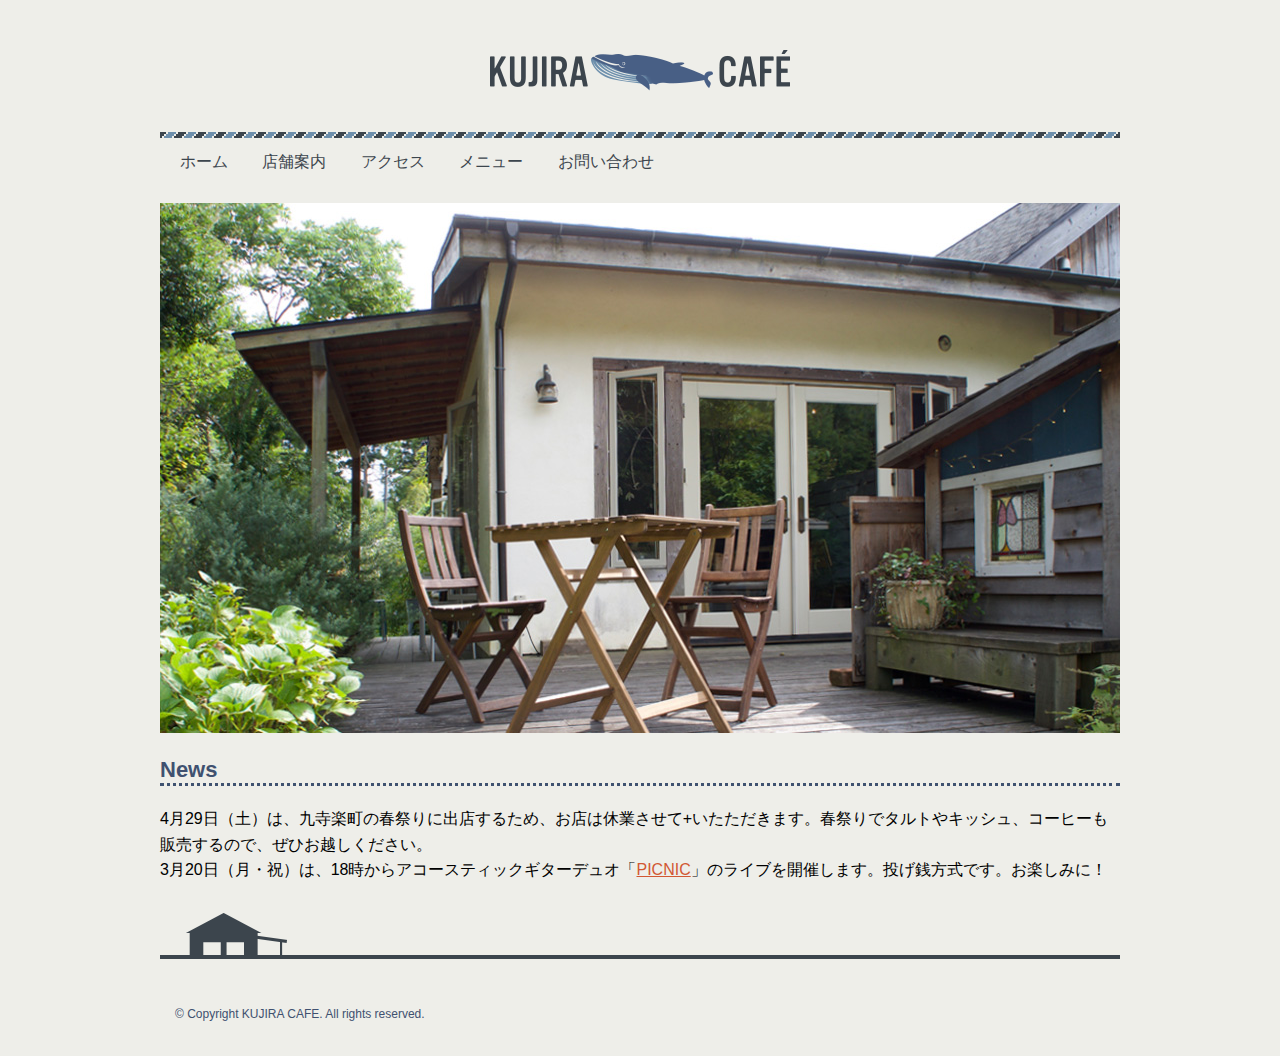
<file: index.html>
<!doctype html>
<html>
  <head>
    <meta charset="UTF-8">
    <title>KUJIRA CAFEヘようこそ</title>
    <link rel="stylesheet"href="css/style.css">
  </head>
  <body>
    <div class="wrapper">
<!--ヘッダー-->
      <header class="header">
        <h1 class="logo"><img src="images/logo.png" alt="KUJIRA CAFE"></h1>
        <nav class="nav">
          <ul>
            <li><a href="index.html">ホーム</a></li>
            <li><a href="about.html">店舗案内</a></li>
            <li><a href="access.html">アクセス</a></li>
            <li><a href="menu.html">メニュー</a></li>
            <li><a href="contact.html">お問い合わせ</a></li>
          </ul>
            
        </nav>
      </header>
<!--ヘッダーここまで-->
<!--メイン-->
      <div class="keyvisual">
        <img src="images/keyvisual.jpg" alt="KUJIRA CAFE">
      </div>
      <main>
        <h2 id="news">News</h2>
        <p class="news-item">4月29日（土）は、九寺楽町の春祭りに出店するため、お店は休業させて+いたただきます。春祭りでタルトやキッシュ、コーヒーも販売するので、ぜひお越しください。</p>
        <p class="news-item">3月20日（月・祝）は、18時からアコースティックギターデュオ「<a href="#">PICNIC</a>」のライブを開催します。投げ銭方式です。お楽しみに！</p>
      </main>
<!--メインここまで-->
<!--フッター-->
      <footer class="footer">
        <p>&copy; Copyright KUJIRA CAFE. All rights reserved.</p>
      </footer>
<!--フッターここまで-->
    </div>
  </body>
</html>
</file>
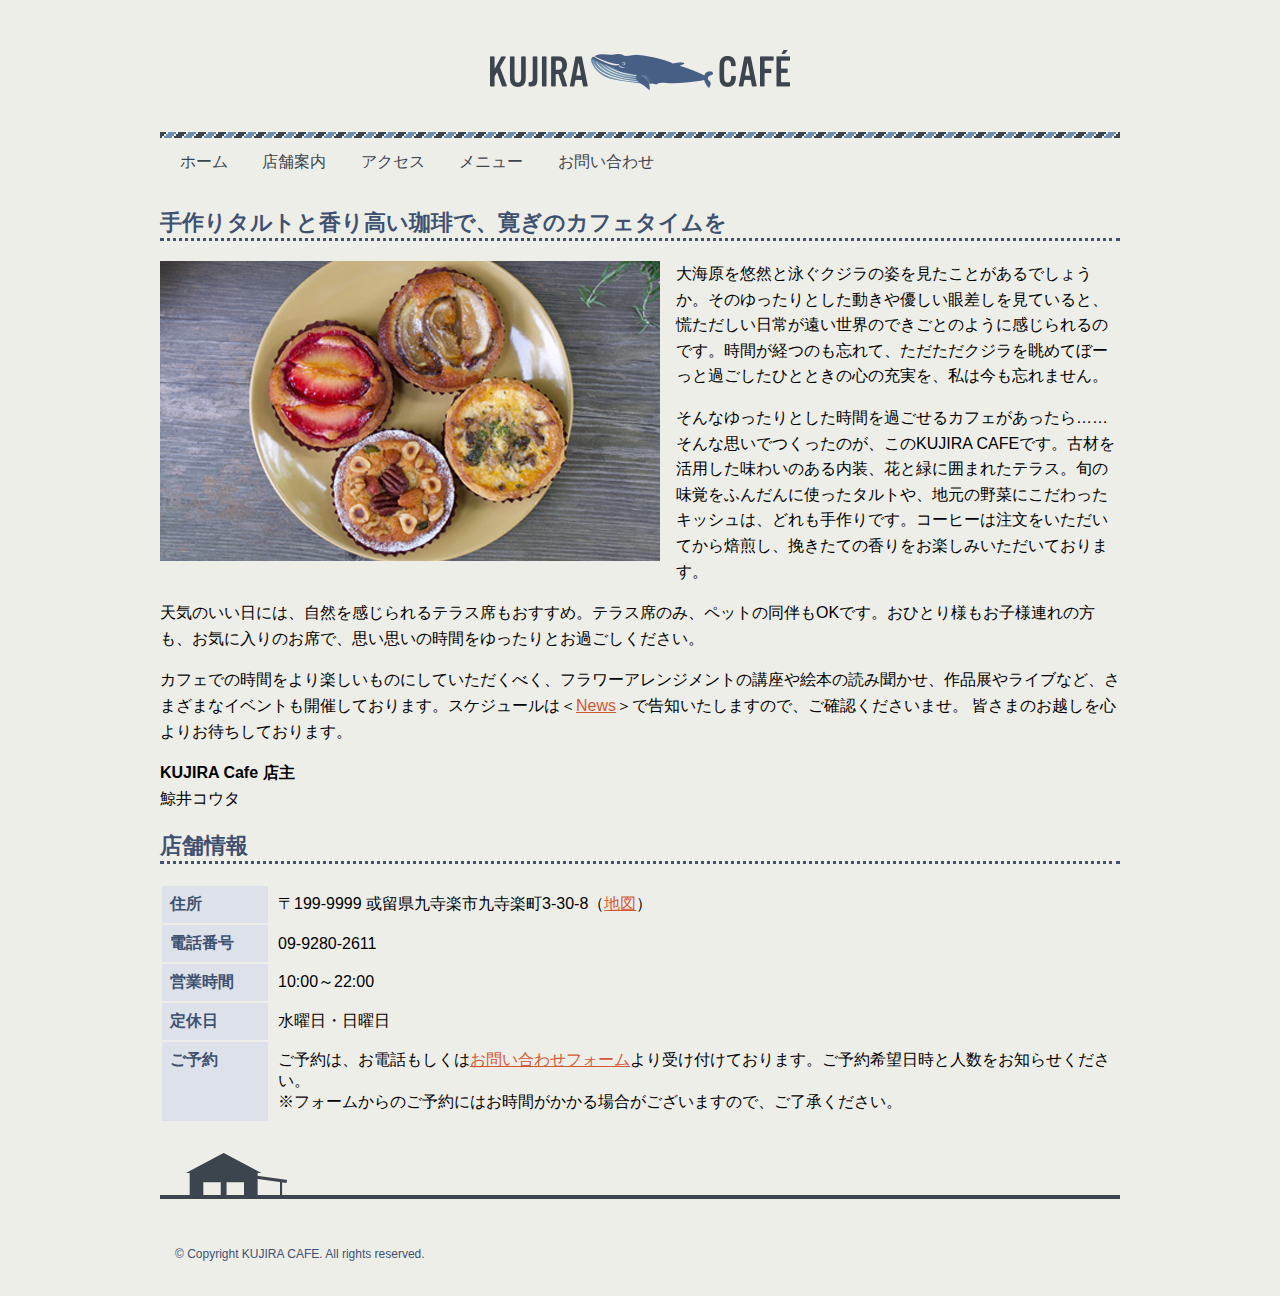
<file: about.html>
<!doctype html>
<html>
    <head>
        <meta charset="UTF-8">
        <title>KUJIRA Cafeについて</title>
         <link rel="stylesheet"href="css/style.css">
    </head>
<body>
<div class="wrapper">
<!--ヘッダー-->
<header class="header">
    <h1 class="logo"><img src="images/logo.png" alt="KUJIRA CAFE"></h1>
        <nav class="nav">
            <ul>
                <li><a href="index.html">ホーム</a></li>
                <li><a href="about.html">店舗案内</a></li>
                <li><a href="access.html">アクセス</a></li>
                <li><a href="menu.html">メニュー</a></li>
                <li><a href="contact.html">お問い合わせ</a></li>
            </ul>
        </nav>
</header>
<!--ヘッダーここまで-->
<!--メイン-->
<main>
<h2>手作りタルトと香り高い珈琲で、寛ぎのカフェタイムを</h2>
    <p><img src="images/about-photo.jpg"alt="title Images"class="shop-photo">大海原を悠然と泳ぐクジラの姿を見たことがあるでしょうか。そのゆったりとした動きや優しい眼差しを見ていると、慌ただしい日常が遠い世界のできごとのように感じられるのです。時間が経つのも忘れて、ただただクジラを眺めてぼーっと過ごしたひとときの心の充実を、私は今も忘れません。</p>
    <p>そんなゆったりとした時間を過ごせるカフェがあったら……そんな思いでつくったのが、このKUJIRA CAFEです。古材を活用した味わいのある内装、花と緑に囲まれたテラス。旬の味覚をふんだんに使ったタルトや、地元の野菜にこだわったキッシュは、どれも手作りです。コーヒーは注文をいただいてから焙煎し、挽きたての香りをお楽しみいただいております。</p>
    <p>天気のいい日には、自然を感じられるテラス席もおすすめ。テラス席のみ、ペットの同伴もOKです。おひとり様もお子様連れの方も、お気に入りのお席で、思い思いの時間をゆったりとお過ごしください。</p>
    <p>カフェでの時間をより楽しいものにしていただくべく、フラワーアレンジメントの講座や絵本の読み聞かせ、作品展やライブなど、さまざまなイベントも開催しております。スケジュールは＜<a href="index.html"#news>News</a>＞で告知いたしますので、ご確認くださいませ。
皆さまのお越しを心よりお待ちしております。</p>
    <p><strong>KUJIRA Cafe 店主</strong><br>
    鯨井コウタ</p>
    <h2 class="clear">店舗情報</h2>
    <table class="info">
        <tr>
            <th>住所</th>
            <td>〒199-9999 或留県九寺楽市九寺楽町3-30-8（<a href="access.html">地図</a>）</td>
        </tr><tr>
            <th>電話番号</th>
            <td>09-9280-2611</td>
        </tr><tr>
            <th>営業時間</th>
            <td>10:00～22:00</td>
        </tr><tr>
            <th>定休日</th>
            <td>水曜日・日曜日</td>
        </tr><tr>
            <th>ご予約</th>
            <td>ご予約は、お電話もしくは<a href="contact.html">お問い合わせフォーム</a>より受け付けております。ご予約希望日時と人数をお知らせください。<br>
※フォームからのご予約にはお時間がかかる場合がございますので、ご了承ください。</td>
        </tr>
    </table>
</main>
<!--メインここまで-->
<!--フッター-->
        <footer class="footer">
        <p>&copy; Copyright KUJIRA CAFE. All rights reserved.</p>
        
</footer>
<!--フッターここまで-->
</div>
</body>
</html>
</file>
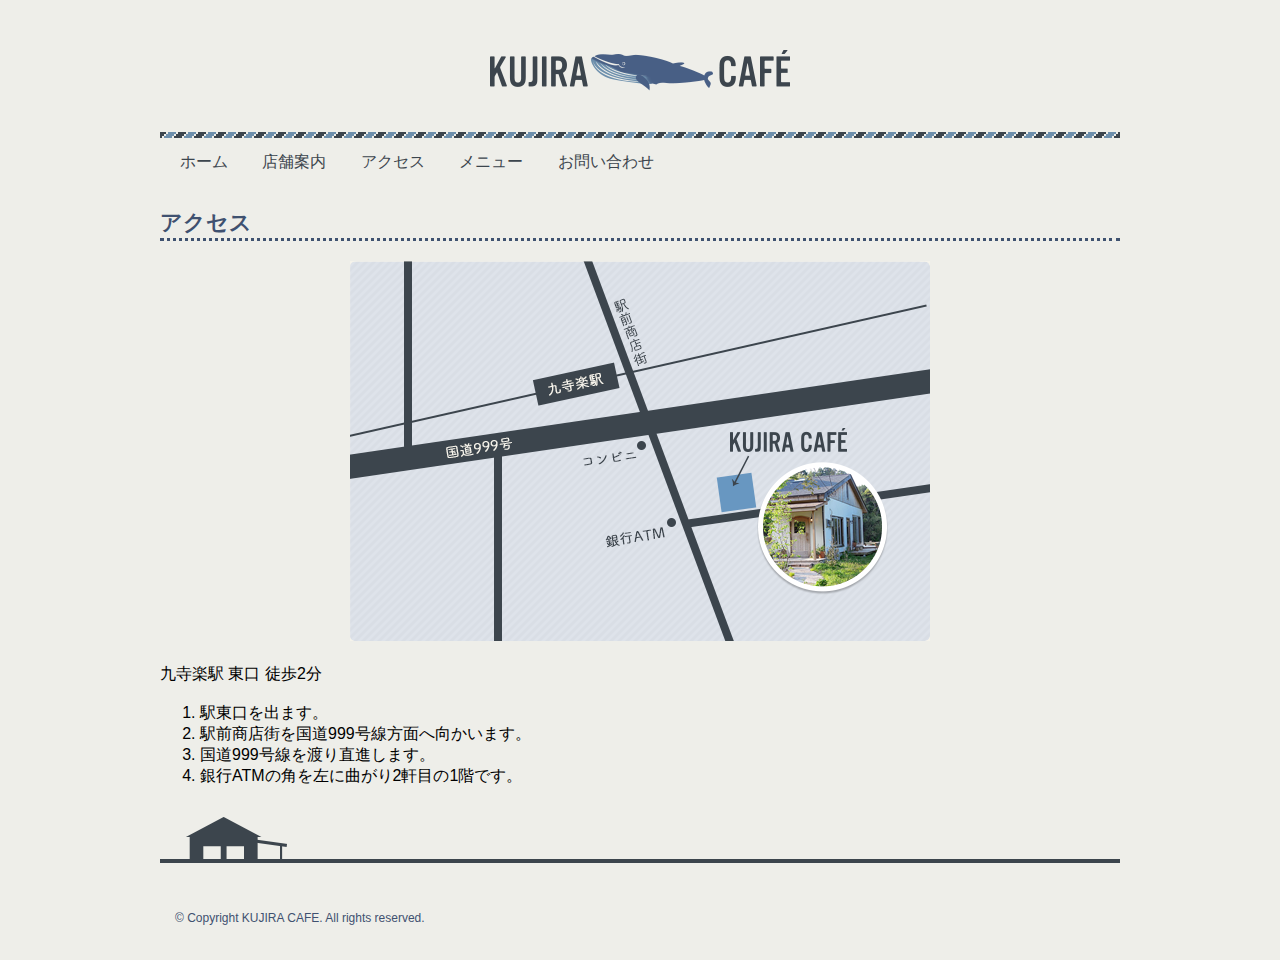
<file: access.html>
<!doctype html>
<html>
    <head>
        <meta charset="UTF-8">
        <title>アクセス</title>
         <link rel="stylesheet"href="css/style.css">
    </head>
<body>
<div class="wrapper">
<!--ヘッダー-->
<header class="header">
    <h1 class="logo"><img src="images/logo.png" alt="KUJIRA CAFE"></h1>
        <nav class="nav">
            <ul>
                <li><a href="index.html">ホーム</a></li>
                <li><a href="about.html">店舗案内</a></li>
                <li><a href="access.html">アクセス</a></li>
                <li><a href="menu.html">メニュー</a></li>
                <li><a href="contact.html">お問い合わせ</a></li>
            </ul>
        </nav>
</header>
<!--ヘッダーここまで-->
<!--メイン-->
<main>
    <h2>アクセス</h2>
    <div class="map"><img src="images/map.png"></div>
    <p>九寺楽駅 東口 徒歩2分</p>
    <ol>
        <li>駅東口を出ます。</li>
        <li>駅前商店街を国道999号線方面へ向かいます。</li>
        <li>国道999号線を渡り直進します。</li>
        <li>銀行ATMの角を左に曲がり2軒目の1階です。</li>
    </ol>
</main>
<!--メインここまで-->
<!--フッター-->
        <footer class="footer">
        <p>&copy; Copyright KUJIRA CAFE. All rights reserved.</p>
</footer>
<!--フッターここまで-->
</div>
</body>
</html>
</file>
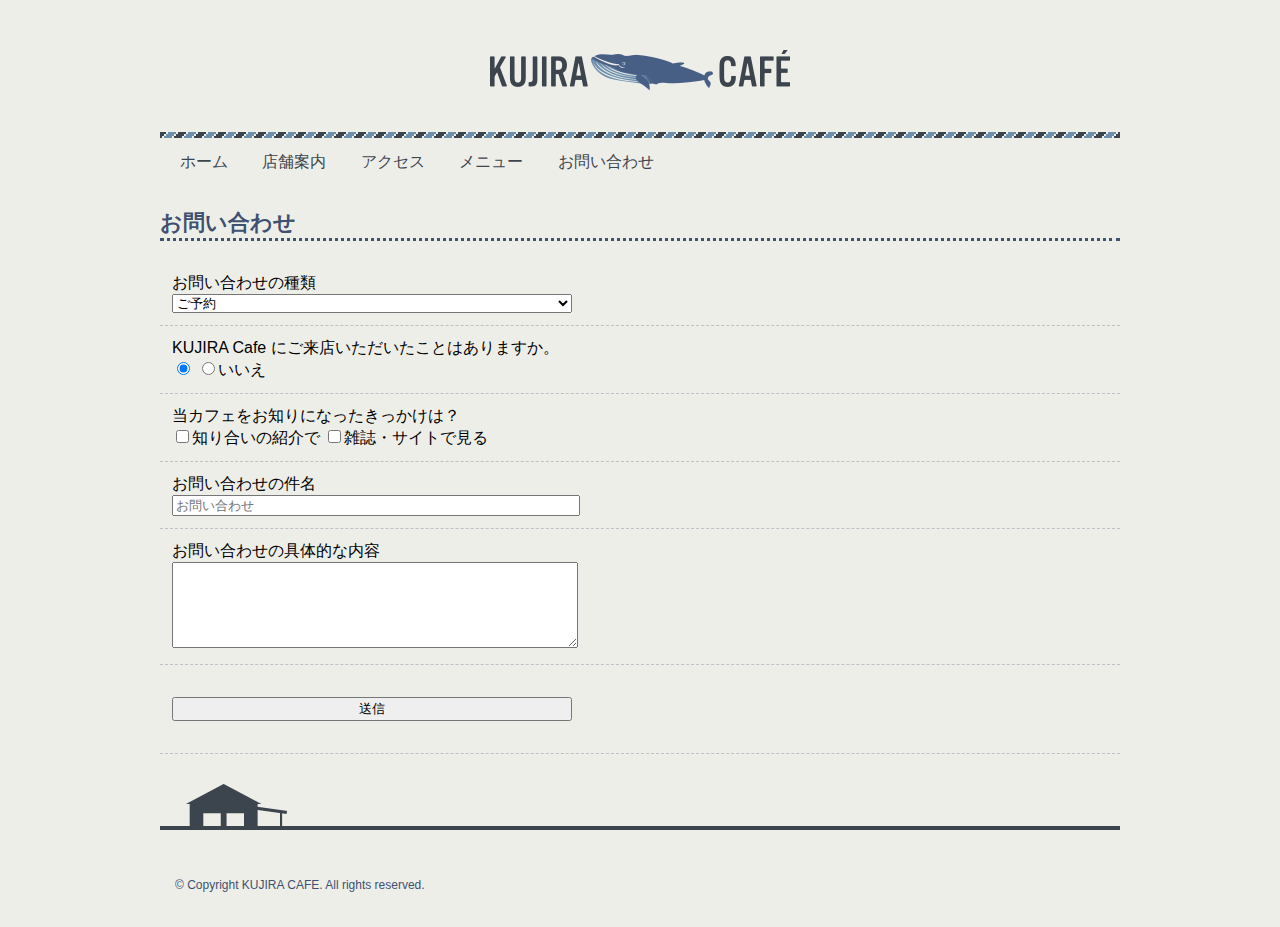
<file: contact.html>
<!doctype html>
<html>
    <head>
        <meta charset="UTF-8">
        <title>アクセス</title>
         <link rel="stylesheet"href="css/style.css">
    </head>
<body>
<div class="wrapper">
<!--ヘッダー-->
<header class="header">
    <h1 class="logo"><img src="images/logo.png" alt="KUJIRA CAFE"></h1>
        <nav class="nav">
            <ul>
                <li><a href="index.html">ホーム</a></li>
                <li><a href="about.html">店舗案内</a></li>
                <li><a href="access.html">アクセス</a></li>
                <li><a href="menu.html">メニュー</a></li>
                <li><a href="contact.html">お問い合わせ</a></li>
            </ul>
        </nav>
</header>
<!--ヘッダーここまで-->
<!--メイン-->
<main>
 <h2>お問い合わせ</h2>
    <form method="GET"action="result.html">
      <div>
        お問い合わせの種類<br>
          <label for="kind">
            <select name="kind">
            <option value="reservation">ご予約</option>
            <option value="event">イベントについて</option>
            <option value="contact">その他のお問い合わせ</option>
          </select>
          </label>
          
      </div>
        <div>
            KUJIRA Cafe にご来店いただいたことはありますか。<br>
            <label><input type="radio"name="first"value="yes"checked></label>
            <label><input type="radio"name="first"value="no">いいえ</label>
        </div>
        <div>
            当カフェをお知りになったきっかけは？<br>
            <label><input type="checkbox"name="how"value="friends">知り合いの紹介で</label>
            <label><input type="checkbox"name="how"value="magazine">雑誌・サイトで見る</label>
        </div>
        <div>
             <label>お問い合わせの件名<br>
           <input type="text"name="subject"placeholder="お問い合わせ"></label>
        </div> 
        <div>
            <label>お問い合わせの具体的な内容<br>
            <textarea name="message"></textarea></label>
        </div>
        <div>
           <input type="submit"name="submit"value="送信">
        </div>
    </form>
</main>
<!--メインここまで-->
<!--フッター-->
        <footer class="footer">
        <p>&copy; Copyright KUJIRA CAFE. All rights reserved.</p>
</footer>
<!--フッターここまで-->
</div>
</body>
</html>
</file>
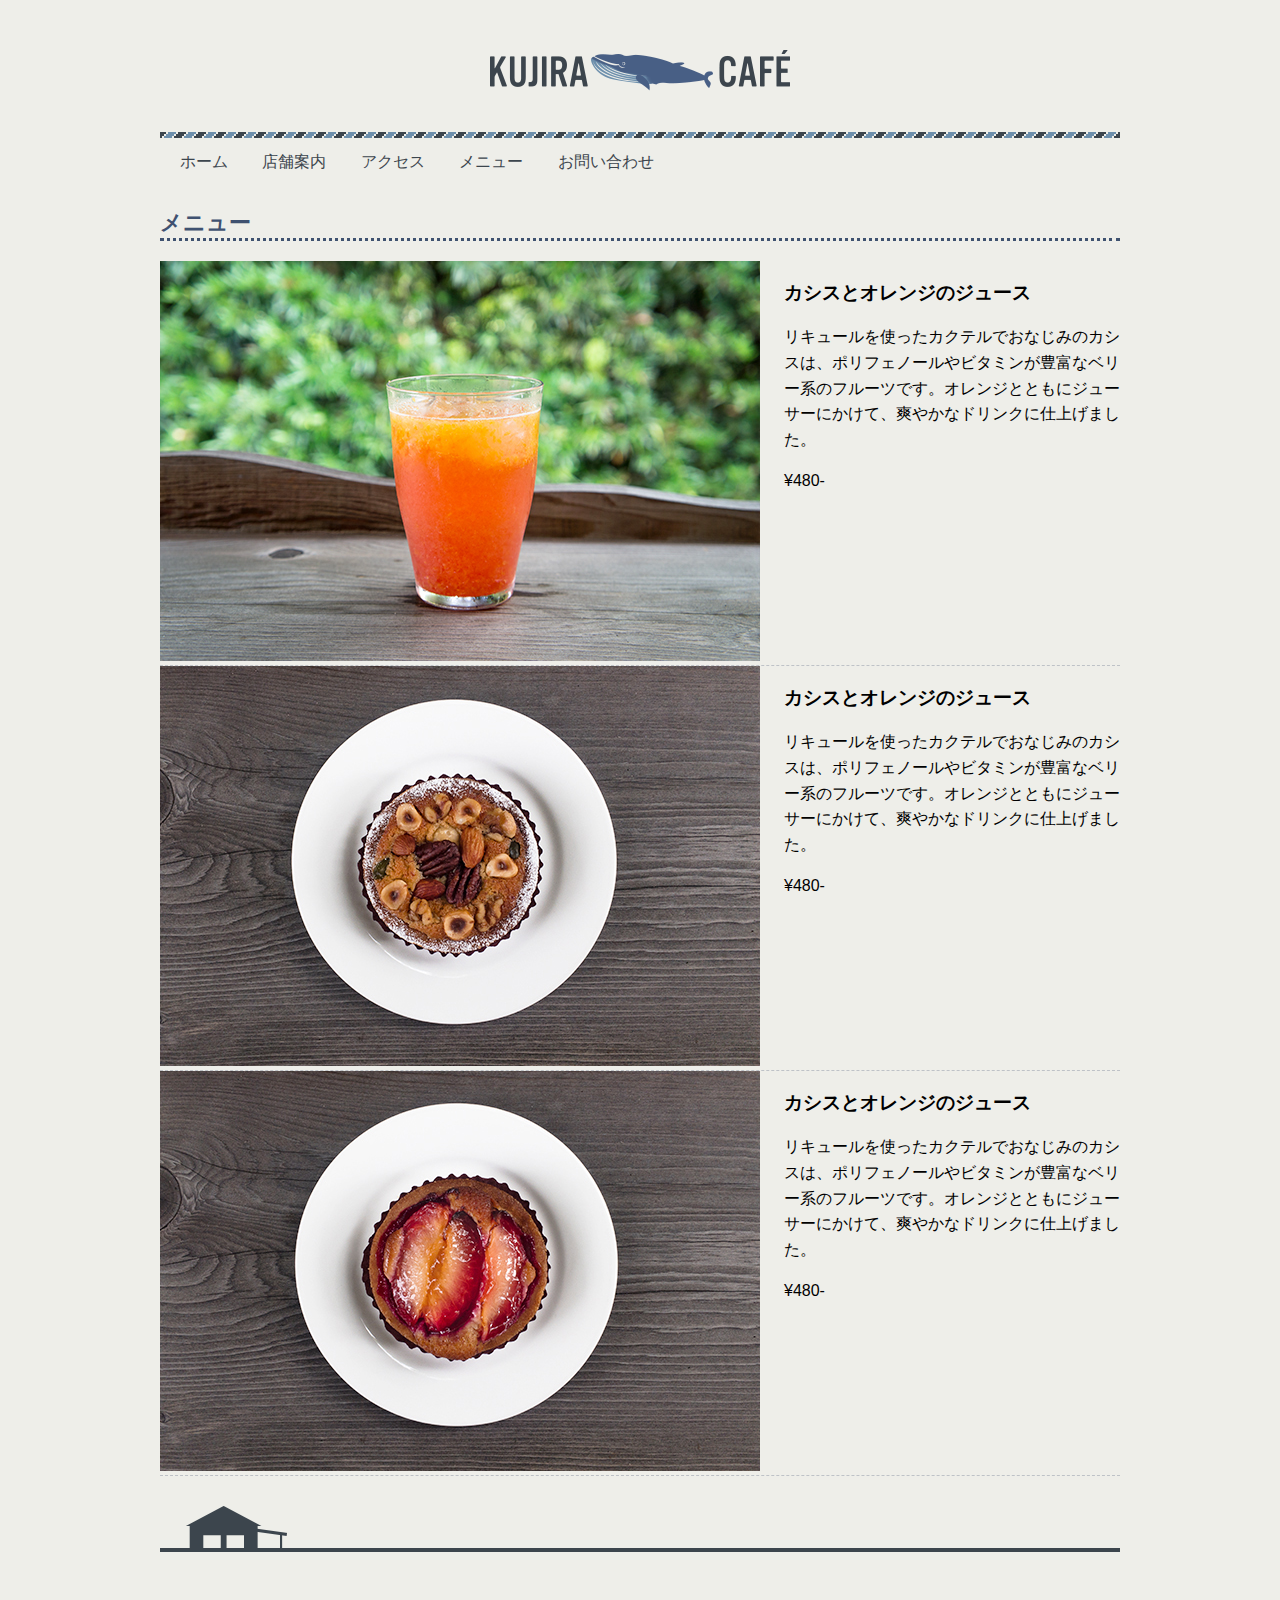
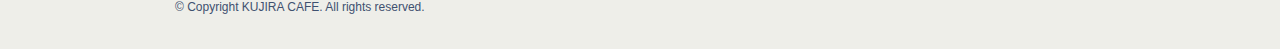
<file: menu.html>
<!doctype html>
<html>
    <head>
        <meta charset="UTF-8">
        <title>メニュー</title>
        <link rel="stylesheet"href="css/style.css">
    </head>
<body>
<div class="wrapper">
<!--ヘッダー-->
<header class="header">
    <h1 class="logo"><img src="images/logo.png" alt="KUJIRA CAFE"></h1>
        <nav class="nav">
            <ul>
                <li><a href="index.html">ホーム</a></li>
                <li><a href="about.html">店舗案内</a></li>
                <li><a href="access.html">アクセス</a></li>
                <li><a href="menu.html">メニュー</a></li>
                <li><a href="contact.html">お問い合わせ</a></li>
            </ul>
        </nav>
</header>
<!--ヘッダーここまで-->
<!--メイン-->
<main>
   <h2>メニュー</h2>
    <div class="menu-block">
        <!--item 1-->
        <div class="menu-item">
            <div class="menu-photo">
                <img src="images/menu-photo1.jpg">
                </div>
            <div class="menu-text">
                <h3>カシスとオレンジのジュース</h3>
                <p>リキュールを使ったカクテルでおなじみのカシスは、ポリフェノールやビタミンが豊富なベリー系のフルーツです。オレンジとともにジューサーにかけて、爽やかなドリンクに仕上げました。</p>
                <p>&yen;480-</p>
             </div>
         </div>
         <!--item 1-->
        <!--item 2-->
        <div class="menu-item">
            <div class="menu-photo">
                <img src="images/menu-photo2.jpg">
                </div>
            <div class="menu-text">
                <h3>カシスとオレンジのジュース</h3>
                <p>リキュールを使ったカクテルでおなじみのカシスは、ポリフェノールやビタミンが豊富なベリー系のフルーツです。オレンジとともにジューサーにかけて、爽やかなドリンクに仕上げました。</p>
                <p>&yen;480-</p>
             </div>
         </div>
         <!--item 2-->
        <!--item 3-->
        <div class="menu-item">
            <div class="menu-photo">
                <img src="images/menu-photo3.jpg">
                </div>
            <div class="menu-text">
                <h3>カシスとオレンジのジュース</h3>
                <p>リキュールを使ったカクテルでおなじみのカシスは、ポリフェノールやビタミンが豊富なベリー系のフルーツです。オレンジとともにジューサーにかけて、爽やかなドリンクに仕上げました。</p>
                <p>&yen;480-</p>
             </div>
         </div>
         <!--item 3-->
    </div>
</main>
<!--メインここまで-->
<!--フッター-->
        <footer class="footer">
        <p>&copy; Copyright KUJIRA CAFE. All rights reserved.</p>
</footer>
<!--フッターここまで-->
</div>
</body>
</html>
</file>
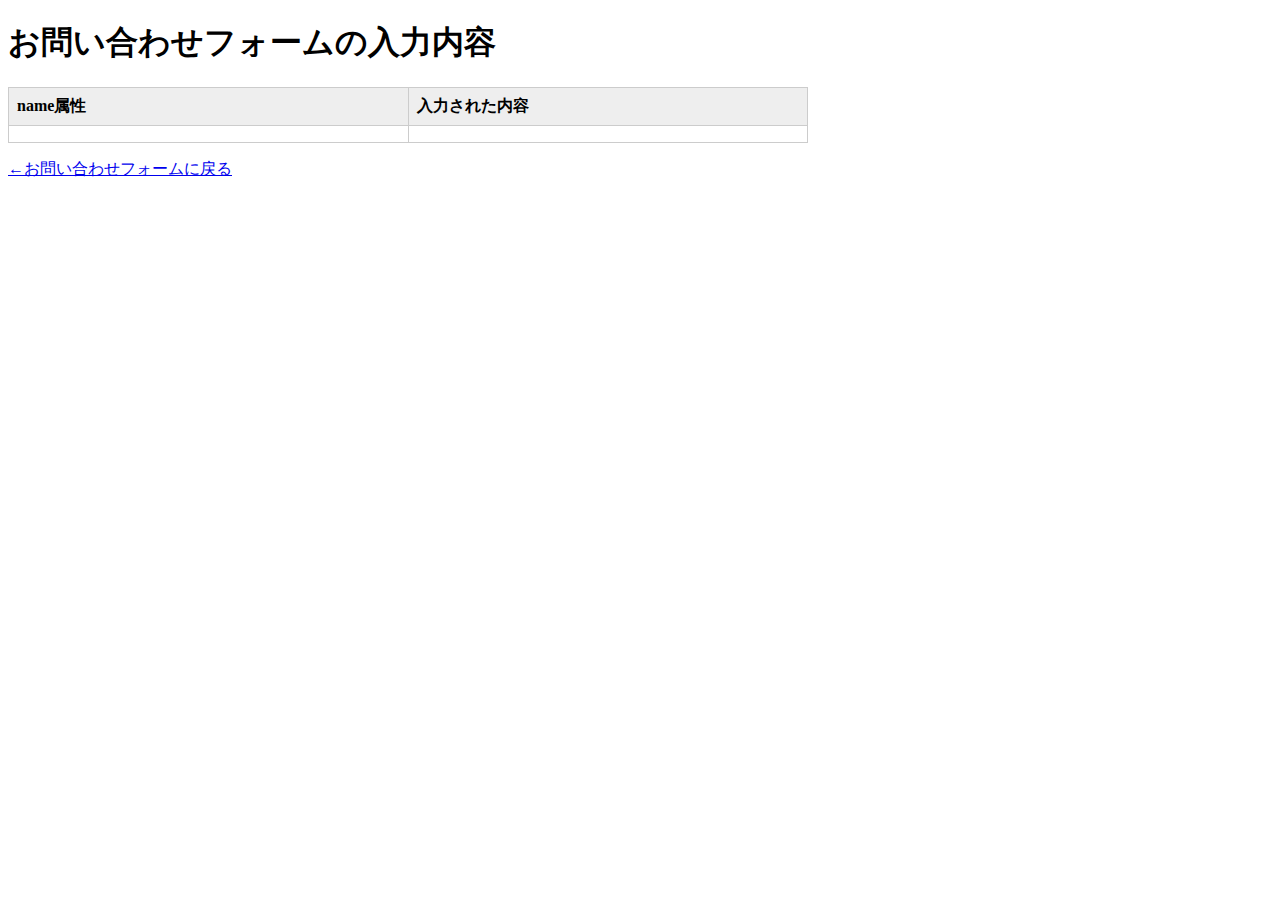
<file: result.html>
<!doctype html>
<html>
<head>
<meta charset="UTF-8">
<meta name="viewport" content="width=device-width, initial-scale=1">
<title>お問い合わせの入力内容</title>
<style>
#result {
	border: 1px solid #cccccc;
	border-collapse: collapse;
	width: 100%;
	max-width: 800px;
}
th, td {
	padding: 0.5em;
	border: 1px solid #cccccc;
	text-align: left;
	vertical-align: top;
}
th {
	width: 100px;
	background-color: #eeeeee;
}
</style>

</head>
<body>
<h1>お問い合わせフォームの入力内容</h1>
<table id="result">
	<tbody id="test">
	<tr><th>name属性</th><th>入力された内容</th></tr>
	</tbody>
</table>
<p><a href="contact.html">←お問い合わせフォームに戻る</a></p>

<script>
'use strict';

{
	window.addEventListener('DOMContentLoaded', function(){
		var params = decodeURI(location.search);
		params = params.substring(1);
		var paramArray = [];
		paramArray = params.split("&");
		var tableContent = "";
		paramArray.forEach(function(item, index){
			var keyValue = [];
			keyValue = item.split("=");
			var tr = document.createElement("tr");
			var tdName = document.createElement("td");
			tdName.textContent = keyValue[0];
			var tdValue = document.createElement("td");
			tdValue.textContent = keyValue[1];
			tr.appendChild(tdName);
			tr.appendChild(tdValue);
			var e = document.getElementById("test");
			e.appendChild(tr);
		});
	});
}
</script>
</body>
</html>
</file>
<file: css/style.css>
@charset "UTF-8";
html{
    font-family: sans-serif;
}
body{
     background-color:#eeeee9; 
     margin: 0;
    
}
h2{
    font-size: 22px;
    color: #3f5170;
    border-bottom: 3px dotted #3f5270;
    margin: 20px 0px 20px 0px;
}
p{
    line-height: 1.6;
}
a:link{
    color: #d25833;
}
a:visited{
    color:  #d25833;
}
a:hover{
    color: #e39373;
}
a:active{
    color: #ff6a3b;
}
img {
    max-width: 100%;
    height: auto;
}
.logo{
    margin: 50px 0 40px 0;
    line-height: 0;
    text-align: center;
}
.nav li{
    display: inline;
    list-style-type: none;
    padding-right: 30px;
}
.nav ul{
    margin: 0;
    padding: 20px 10px 15px 20px;
    background: url(../images/menu-bg.png) repeat-x;
}
.nav a:link{
    color: #3c454d;
    text-decoration: none;
}
.nav a:visited{
    color: #3c454d;
    text-decoration: none;
}
.nav a:hover{
    color: #7b8dac;
    text-decoration: none;
}
.nav a:active{
    color: #5a9bc0;
    text-decoration: none;
}
.footer{
    background-image: url(../images/footer-bg.png);
    background-repeat: no-repeat;
    margin-top: 30px;
    padding: 80px 15px 20px 15px;
    font-size: 12px;
    color: #3f5170;
}
.wrapper{
    margin: 0 auto;
    max-width:960px;
}
.keyvisual{
    margin: 15px 0 0 0;
}
.news-item{
    margin: 0;
}
.shop-photo{
    float: left;
    padding: 0 1em 1em 0;
}
.clear{
    clear: both;
}
.info th,.info td{
    padding: 8px;
    border: 1px solid　#bec2c7;
    text-align: left;
}
.info th{
    background-color: #dde2ea;
    width: 90px;
    color: #3f5170;
    vertical-align:top;
}
.menu-item{
    display: flex;
    border-bottom: 1px dashed #bec2c7;
}
.menu-photo{
    flex: 1 1 auto;
    margin-right: 16px;
}
.menu-text{
    flex: 0 0 336px;
}
.map{
    text-align: center;
}
.search{
    float: right;
}
form div{
    padding:12px;
    border-bottom:1px dashed #bec2c7;
}
select{
    width:30em;
}
input[name="subject"]{
     width:30em;
}
textarea{
     width:30em;
    height:6em;
}
input[name="submit"]{
     width:30em;
    margin: 20px 0;
}



@media(max-width:567px){
    .wrapper{
    margin: 0 8px;
}
    .logo {
        margin: 30px 0;
    }
.logo img{
        width:200px
    }
    
    .nav{
        background-color: #dfddda;
    }
    .nav li{
        display: block;
    }
    .menu-item{
        display: block;
    }
    .menu-photo{
        margin-right: 0;
        width:100%;
        
    }
    .menu-text{
        width: 100%;
    }
    .shop-photo{
        padding-right: 0;
    }
    
    
select{
    width:100%;
}
input[name="subject"]{
     width:100%;
}
textarea{
    width:100%;
   
}
input[name="submit"]{
    margin: 20px 0;
   width:100%;
}
  
   
}
</file>
